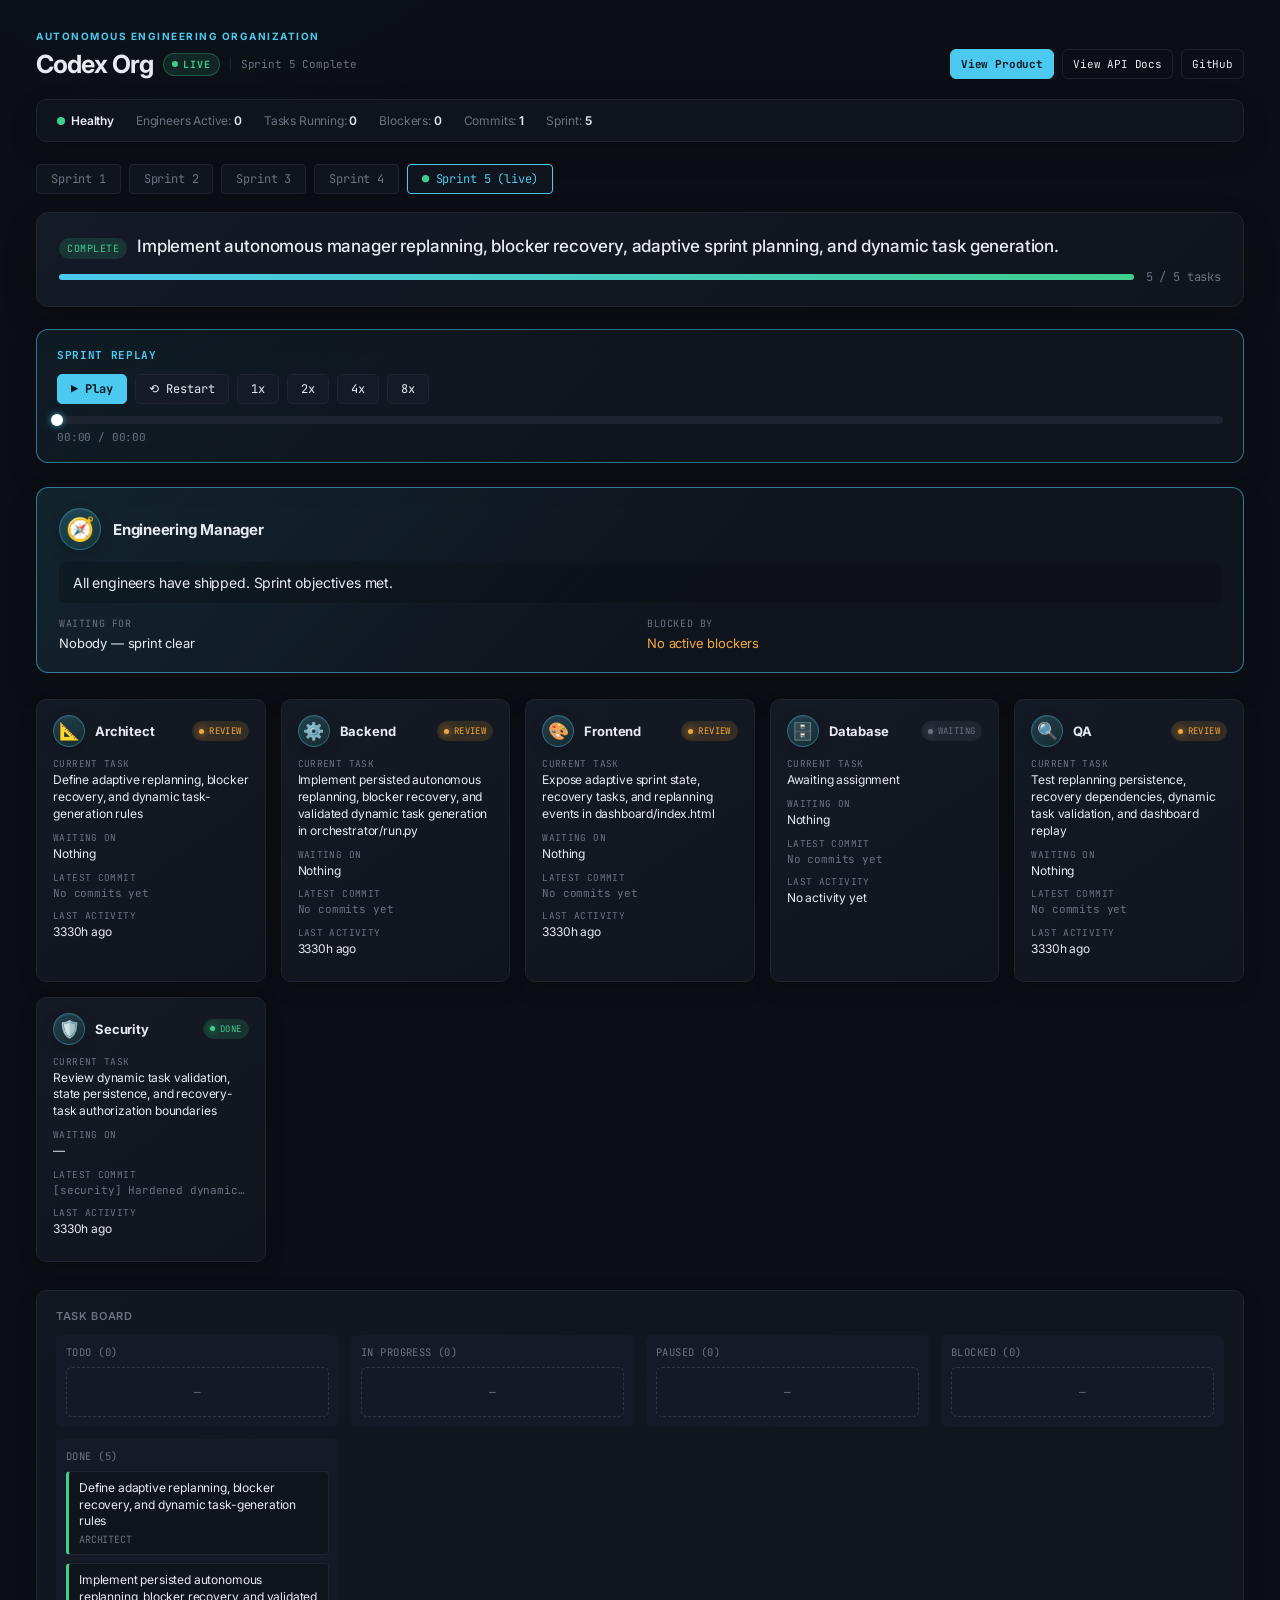
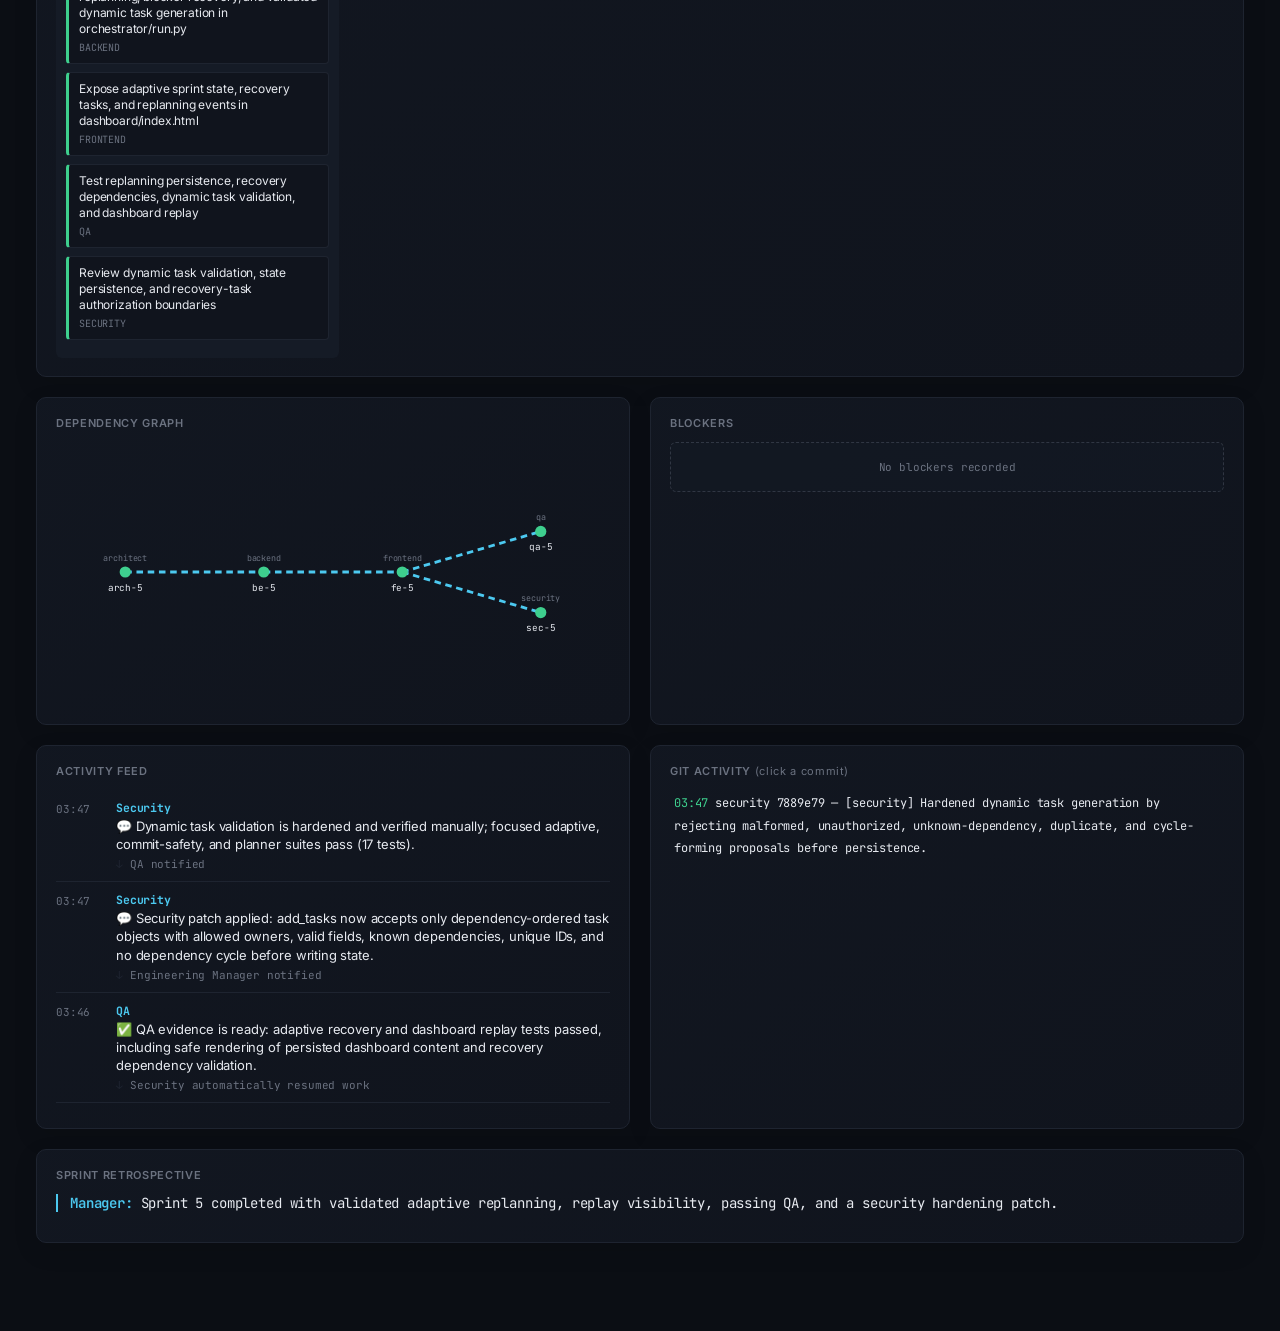
<file: dashboard/index.html>
<!DOCTYPE html>
<html lang="en">
<head>
<meta charset="UTF-8">
<title>Codex Org</title>
<link rel="preconnect" href="https://fonts.googleapis.com">
<link href="https://fonts.googleapis.com/css2?family=Inter:wght@400;500;600;700&family=JetBrains+Mono:wght@400;500;600&display=swap" rel="stylesheet">
<style>
  :root {
    --bg: #0B0E14; --panel: #10141D; --panel-2: #151B26; --line: #1E2430;
    --ink: #E7EAF0; --dim: #6B7280;
    --todo: #4A5264; --active: #4CC9F0; --blocked: #F2A93B; --done: #3ECF8E;
    --mono: 'JetBrains Mono', monospace; --sans: 'Inter', -apple-system, sans-serif;
  }
  * { box-sizing: border-box; }
  body { background: radial-gradient(circle at 15% -10%, rgba(76,201,240,.07), transparent 28rem), var(--bg); color: var(--ink); font-family: var(--sans); margin: 0; padding: 30px 36px 68px; letter-spacing: -.01em; }
  .eyebrow { font-size: 10px; letter-spacing: .15em; text-transform: uppercase; color: var(--active); font-weight: 700; margin: 0 0 7px; }
  h1 { font-size: 25px; letter-spacing: -.035em; margin: 0 0 20px; font-weight: 700; }
  .org-header { display: flex; justify-content: space-between; align-items: flex-end; gap: 20px; margin-bottom: 20px; }
  .org-header .eyebrow, .org-header h1 { margin-bottom: 0; }
  .org-title-row { display: flex; align-items: center; gap: 10px; margin-top: 7px; }
  .brand-title { display: flex; align-items: center; gap: 10px; }
  .live-badge { display: inline-flex; align-items: center; gap: 5px; font-family: var(--mono); font-size: 10px; letter-spacing: .09em; font-weight: 700; color: var(--done); background: rgba(62,207,142,.12); border: 1px solid rgba(62,207,142,.28); border-radius: 999px; padding: 4px 8px; vertical-align: middle; }
  .live-badge::before { content: ''; width: 6px; height: 6px; border-radius: 50%; background: currentColor; box-shadow: 0 0 0 0 rgba(62,207,142,.45); animation: live-pulse 2.2s ease-out infinite; }
  .sprint-context { font-family: var(--mono); font-size: 11px; color: var(--dim); border-left: 1px solid var(--line); padding-left: 10px; }
  .org-nav { display: flex; align-items: center; gap: 8px; flex-wrap: wrap; justify-content: flex-end; }
  .org-nav a { color: var(--ink); text-decoration: none; font-family: var(--mono); font-size: 11px; border: 1px solid var(--line); border-radius: 6px; padding: 7px 10px; transition: transform .16s ease, border-color .16s ease, background .16s ease; }
  .org-nav a:hover { transform: translateY(-1px); border-color: var(--active); background: var(--panel-2); }
  .org-nav .product-link { background: var(--active); color: #05171F; border-color: var(--active); font-weight: 700; }
  @keyframes live-pulse { 70% { box-shadow: 0 0 0 5px rgba(62,207,142,0); } 100% { box-shadow: 0 0 0 0 rgba(62,207,142,0); } }
  @media (prefers-reduced-motion: reduce) { .live-badge::before { animation: none; } }

  .cmd-bar { display: flex; gap: 22px; align-items: center; background: rgba(16,20,29,.9); border: 1px solid var(--line);
             border-radius: 10px; padding: 13px 20px; margin-bottom: 22px; flex-wrap: wrap; box-shadow: 0 10px 30px rgba(0,0,0,.12); }
  .cmd-item { font-size: 12px; color: var(--dim); }
  .cmd-item b { color: var(--ink); font-weight: 600; }
  .health-dot { display: inline-block; width: 8px; height: 8px; border-radius: 50%; margin-right: 6px; }
  .health-dot.healthy { background: var(--done); }
  .health-dot.attention { background: var(--blocked); }

  .tabs { display: flex; gap: 8px; margin-bottom: 18px; flex-wrap: wrap; }
  .tab { font-family: var(--mono); font-size: 12px; padding: 6px 14px; border-radius: 4px; border: 1px solid var(--line); color: var(--dim); cursor: pointer; background: var(--panel); transition: color .18s ease, border-color .18s ease, transform .18s ease, background .18s ease; }
  .tab:hover { border-color: var(--active); color: var(--ink); transform: translateY(-1px); }
  .tab.active { border-color: var(--active); color: var(--active); }
  .tab.live::before { content: '● '; color: var(--done); }

  .header-card { background: linear-gradient(135deg, rgba(21,27,38,.96), var(--panel)); border: 1px solid var(--line); border-radius: 12px; padding: 21px 22px; margin-bottom: 22px; box-shadow: 0 14px 36px rgba(0,0,0,.14); }
  .goal { font-size: 17px; font-weight: 500; margin: 0 0 16px; max-width: 860px; line-height: 1.48; }
  .status-badge { font-family: var(--mono); font-size: 10px; letter-spacing: .05em; text-transform: uppercase; padding: 4px 8px; border-radius: 999px; margin-right: 10px; }
  .status-badge.in_progress { background: rgba(76,201,240,0.15); color: var(--active); }
  .status-badge.complete { background: rgba(62,207,142,0.15); color: var(--done); }
  .status-badge.not_started { background: rgba(107,114,128,0.15); color: var(--dim); }
  .progress-row { display: flex; align-items: center; gap: 12px; }
  .progress-track { flex: 1; height: 6px; background: var(--line); border-radius: 3px; overflow: hidden; }
  .progress-fill { height: 100%; background: linear-gradient(90deg, var(--active), var(--done)); transition: width 0.4s ease; }
  .progress-label { font-family: var(--mono); font-size: 12px; color: var(--dim); white-space: nowrap; }

  .replay-panel { background: linear-gradient(135deg, rgba(76,201,240,.08), var(--panel) 55%); border: 1px solid rgba(76,201,240,.52); border-radius: 12px; padding: 18px 20px; margin-bottom: 24px; box-shadow: 0 14px 34px rgba(0,0,0,.12); }
  .replay-title { font-family: var(--mono); font-size: 11px; text-transform: uppercase; letter-spacing: 0.06em; color: var(--active); margin-bottom: 12px; font-weight: 700; }
  .replay-controls { display: flex; align-items: center; gap: 8px; margin-bottom: 12px; flex-wrap: wrap; }
  .rbtn { font-family: var(--mono); font-size: 12px; background: var(--panel-2); color: var(--ink); border: 1px solid var(--line);
          border-radius: 5px; padding: 6px 13px; cursor: pointer; transition: transform .16s ease, border-color .16s ease, background .16s ease, box-shadow .16s ease; }
  .rbtn:hover { border-color: var(--active); transform: translateY(-1px); box-shadow: 0 4px 12px rgba(0,0,0,.2); }
  .rbtn:active { transform: translateY(0) scale(.97); }
  .rbtn.primary { background: var(--active); color: #05171F; font-weight: 700; border-color: var(--active); }
  .rbtn.speed.on { background: var(--active); color: #05171F; border-color: var(--active); }
  .replay-bar-wrap { position: relative; }
  .replay-track { height: 8px; background: var(--line); border-radius: 4px; cursor: pointer; position: relative; overflow: visible; touch-action: none; }
  .replay-fill { height: 100%; background: linear-gradient(90deg, var(--active), var(--done)); border-radius: 4px; transition: width .12s linear; }
  .replay-knob { position: absolute; top: 50%; width: 12px; height: 12px; border-radius: 50%; background: #fff;
                 transform: translate(-50%, -50%); box-shadow: 0 0 6px rgba(76,201,240,0.8); pointer-events: none; transition: left .12s linear, transform .16s ease, box-shadow .16s ease; }
  .replay-track:hover .replay-knob { transform: translate(-50%, -50%) scale(1.16); box-shadow: 0 0 10px rgba(76,201,240,.95); }
  .replay-markers { position: absolute; inset: 0; pointer-events: none; }
  .replay-marker { position: absolute; top: 50%; width: 7px; height: 7px; border: 1px solid var(--bg); border-radius: 50%; transform: translate(-50%, -50%); box-shadow: 0 0 0 1px rgba(255,255,255,.12); opacity: .8; transition: transform .16s ease, opacity .16s ease, box-shadow .16s ease; }
  .replay-marker.active { opacity: 1; transform: translate(-50%, -50%) scale(1.28); box-shadow: 0 0 8px currentColor; }
  .replay-marker.commit { background: var(--done); color: var(--done); }
  .replay-marker.message { background: var(--active); color: var(--active); }
  .replay-marker.blocker { background: var(--blocked); color: var(--blocked); }
  .replay-marker.replan { background: #B58CFF; color: #B58CFF; }
  .replay-marker.completion { width: 9px; height: 9px; background: var(--ink); color: var(--ink); }
  .replay-time { font-family: var(--mono); font-size: 11px; color: var(--dim); margin-top: 6px; }
  .replay-warning { font-family: var(--mono); font-size: 11px; color: var(--blocked); margin-top: 6px; }
  .replay-tooltip { position: absolute; bottom: 16px; background: var(--panel-2); border: 1px solid var(--line);
                     border-radius: 4px; padding: 5px 9px; font-size: 11px; font-family: var(--mono); white-space: nowrap;
                     transform: translateX(-50%); display: none; z-index: 5; pointer-events: none; }

  .spotlight { background: linear-gradient(135deg, rgba(76,201,240,.12), var(--panel) 58%); border: 1px solid rgba(76,201,240,.55);
               border-radius: 12px; padding: 20px 22px; margin-bottom: 26px; box-shadow: 0 14px 34px rgba(0,0,0,.12); }
  .spotlight-top { display: flex; align-items: center; gap: 12px; margin-bottom: 12px; }
  .spotlight-avatar, .charcard-avatar { display: inline-grid; place-items: center; border-radius: 50%; background: linear-gradient(145deg, rgba(76,201,240,.22), rgba(62,207,142,.1)); border: 1px solid rgba(76,201,240,.35); box-shadow: inset 0 1px rgba(255,255,255,.08), 0 5px 14px rgba(0,0,0,.2); }
  .spotlight-avatar { width: 42px; height: 42px; font-size: 23px; }
  .spotlight-name { font-size: 15px; font-weight: 700; letter-spacing: -.015em; }
  .spotlight-live { font-size: 14px; line-height: 1.5; padding: 10px 14px; background: rgba(0,0,0,0.2); border-radius: 6px; margin-bottom: 14px; }
  .spotlight-grid { display: grid; grid-template-columns: 1fr 1fr; gap: 14px; }
  .spotlight-field .label { font-family: var(--mono); font-size: 10px; text-transform: uppercase; color: var(--dim); letter-spacing: 0.06em; margin-bottom: 4px; }
  .spotlight-field .value { font-size: 13px; line-height: 1.4; }
  .spotlight-field .value.warn { color: var(--blocked); }

  .specialists { display: grid; grid-template-columns: repeat(auto-fit, minmax(218px, 1fr)); gap: 15px; margin-bottom: 28px; }
  .charcard { background: linear-gradient(145deg, rgba(21,27,38,.92), var(--panel)); border: 1px solid var(--line); border-radius: 10px; padding: 15px 16px; box-shadow: 0 8px 20px rgba(0,0,0,.12); transition: border-color .28s ease, box-shadow .28s ease, transform .28s ease, background .28s ease; }
  .charcard:hover { border-color: rgba(76,201,240,.7); box-shadow: 0 8px 22px rgba(0,0,0,.18); transform: translateY(-2px); }
  .charcard.phase-change { animation: cardPhase .42s cubic-bezier(.2,.8,.2,1); }
  .charcard.pulse { border-color: var(--active); box-shadow: 0 0 14px rgba(76,201,240,0.35); }
  .charcard-top { display: flex; align-items: center; gap: 10px; margin-bottom: 10px; }
  .charcard-avatar { width: 32px; height: 32px; font-size: 17px; }
  .charcard-name { font-size: 13px; font-weight: 700; flex: 1; letter-spacing: -.01em; }
  .charcard-status-pill { display: inline-flex; align-items: center; gap: 5px; font-family: var(--mono); font-size: 9px; letter-spacing: .045em; padding: 4px 7px; border-radius: 999px; text-transform: uppercase; transition: color .25s ease, background .25s ease, transform .25s ease; }
  .charcard-status-pill::before { content: ''; width: 5px; height: 5px; border-radius: 50%; background: currentColor; box-shadow: 0 0 7px currentColor; }
  .charcard-status-pill.waiting { background: rgba(107,114,128,0.15); color: var(--dim); }
  .charcard-status-pill.working { background: rgba(76,201,240,0.15); color: var(--active); }
  .charcard-status-pill.review { background: rgba(242,169,59,0.15); color: var(--blocked); }
  .charcard-status-pill.blocked { background: rgba(242,169,59,.18); color: var(--blocked); }
  .charcard-status-pill.done { background: rgba(62,207,142,0.15); color: var(--done); }
  .charcard-row { margin-bottom: 8px; }
  .charcard-row .k { font-family: var(--mono); font-size: 9.5px; text-transform: uppercase; color: var(--dim); letter-spacing: 0.04em; margin-bottom: 2px; }
  .charcard-row .v { font-size: 12px; line-height: 1.4; }
  .charcard-row .v.commit { font-family: var(--mono); font-size: 11px; color: var(--dim); white-space: nowrap; overflow: hidden; text-overflow: ellipsis; }

  .grid { display: grid; grid-template-columns: 1fr 1fr; gap: 20px; margin-bottom: 20px; }
  .grid.full { grid-template-columns: 1fr; }
  .panel { background: linear-gradient(145deg, rgba(18,23,33,.96), var(--panel)); border: 1px solid var(--line); border-radius: 10px; padding: 18px 19px; box-shadow: 0 8px 24px rgba(0,0,0,.1); transition: border-color .2s ease, transform .2s ease, box-shadow .2s ease; }
  .panel:hover { border-color: rgba(107,114,128,.55); }
  .panel h2 { font-size: 11px; text-transform: uppercase; letter-spacing: 0.06em; color: var(--dim); margin: 0 0 12px; font-weight: 600; }

  .board { display: grid; grid-template-columns: repeat(4, 1fr); gap: 12px; }
  .board-col { background: var(--panel-2); border-radius: 6px; padding: 10px; min-height: 60px; }
  .board-col .col-title { font-family: var(--mono); font-size: 10.5px; text-transform: uppercase; color: var(--dim); margin-bottom: 8px; letter-spacing: 0.04em; }
  .task-chip { background: var(--panel); border: 1px solid var(--line); border-left: 3px solid var(--todo); border-radius: 4px;
               padding: 8px 10px; margin-bottom: 8px; font-size: 12px; line-height: 1.35; transition: border-color .3s ease, transform .22s ease, box-shadow .22s ease, opacity .22s ease; }
  .task-chip:hover { transform: translateX(2px); box-shadow: 0 4px 12px rgba(0,0,0,.16); }
  .task-chip.task-move { animation: taskMove .36s cubic-bezier(.2,.85,.25,1); }
  .task-chip.in_progress { border-left-color: var(--active); }
  .task-chip.blocked { border-left-color: var(--blocked); }
  .task-chip.paused { border-left-color: var(--dim); opacity: .72; background: rgba(21,27,38,.72); }
  .task-chip .reassigned-badge { display: inline-block; margin-top: 6px; padding: 2px 5px; border-radius: 999px; background: rgba(76,201,240,.12); color: var(--active); font-family: var(--mono); font-size: 9px; letter-spacing: .03em; }
  .task-chip.done { border-left-color: var(--done); }
  .task-chip .owner { font-family: var(--mono); font-size: 10px; color: var(--dim); text-transform: uppercase; margin-top: 4px; }

  .feed-events { max-height: 320px; overflow-y: auto; }
  .event-card { display: flex; gap: 12px; padding: 10px 0; border-bottom: 1px solid var(--line); animation: slideIn 0.35s ease; }
  .event-card:last-child { border-bottom: none; }
  @keyframes slideIn { from { opacity: 0; transform: translateY(-6px); } to { opacity: 1; transform: translateY(0); } }
  .event-time { font-family: var(--mono); font-size: 11px; color: var(--dim); width: 48px; flex-shrink: 0; padding-top: 2px; }
  .event-body .who { font-family: var(--mono); font-size: 11.5px; font-weight: 700; color: var(--active); margin-bottom: 2px; }
  .event-body .headline { font-size: 13px; line-height: 1.4; }
  .event-body .downstream { font-family: var(--mono); font-size: 11px; color: var(--dim); margin-top: 4px; padding-left: 14px; position: relative; }
  .event-body .downstream::before { content: '↓'; position: absolute; left: 0; color: var(--line); }
  .empty { display: block; color: var(--dim); font-family: var(--mono); font-size: 11px; line-height: 1.5; padding: 16px 10px; text-align: center; border: 1px dashed rgba(107,114,128,.35); border-radius: 6px; background: rgba(21,27,38,.45); }

  .feed { font-family: var(--mono); font-size: 12px; line-height: 1.9; max-height: 240px; overflow-y: auto; }
  .feed .row { color: var(--ink); cursor: pointer; padding: 2px 4px; border-radius: 3px; transition: background .18s ease, transform .18s ease; }
  .feed .row:hover { background: var(--panel-2); transform: translateX(2px); }
  .feed .row.commit-enter { animation: commitEnter .32s ease-out both; }
  .feed .role-tag { color: var(--done); }

  .blocker-item { border-left: 3px solid var(--blocked); background: var(--panel-2); border-radius: 4px; padding: 8px 12px; margin-bottom: 8px; font-size: 12.5px; transition: opacity .22s ease, transform .22s ease, border-color .22s ease; }
  .blocker-item.blocker-enter { animation: blockerEnter .3s ease-out both; }
  .blocker-item.blocker-leave { animation: blockerLeave .22s ease-in both; pointer-events: none; }
  .blocker-item.recovered { border-left-color: var(--done); opacity: .72; }
  .blocker-item .recovered-label { color: var(--done); font-family: var(--mono); font-size: 9px; text-transform: uppercase; margin-left: 6px; }
  .blocker-item .who { font-family: var(--mono); font-size: 10.5px; color: var(--blocked); text-transform: uppercase; margin-bottom: 3px; }

  #depgraph { width: 100%; height: 260px; }
  .node-label { font-family: var(--mono); font-size: 10px; fill: var(--ink); }
  .node-owner { font-family: var(--mono); font-size: 9px; fill: var(--dim); }
  .dep-edge { transition: stroke .4s, stroke-width .4s, opacity .4s; opacity: .72; }
  .dep-edge.glow { stroke: var(--active) !important; stroke-width: 3; stroke-dasharray: 7 5; animation: graphFlow 1.4s linear infinite; opacity: 1; }
  .dep-node { transition: fill .4s, r .3s, filter .3s; }
  .dep-node.wake { r: 9; filter: drop-shadow(0 0 4px var(--active)); animation: nodePulse 1.5s ease-in-out infinite; }

  .retro-line { font-family: var(--mono); font-size: 14px; margin-bottom: 12px; padding-left: 12px; border-left: 2px solid var(--active); }
  .retro-line .speaker { color: var(--active); text-transform: capitalize; font-weight: 600; }

  .completion-card { background: linear-gradient(135deg, rgba(62,207,142,0.1), var(--panel)); border: 1px solid var(--done);
                      border-radius: 8px; padding: 24px; margin-bottom: 22px; display: none; }
  .completion-card.show { display: block; animation: completionIn .48s cubic-bezier(.2,.85,.25,1) both; }
  .completion-title { font-size: 16px; font-weight: 700; color: var(--done); margin-bottom: 16px; }
  .completion-stats { display: grid; grid-template-columns: repeat(auto-fit, minmax(140px, 1fr)); gap: 14px; margin-bottom: 14px; }
  .cstat .label { font-family: var(--mono); font-size: 10px; text-transform: uppercase; color: var(--dim); margin-bottom: 4px; }
  .cstat .value { font-size: 20px; font-weight: 700; }
  .completion-next { font-family: var(--mono); font-size: 12px; color: var(--active); }

  .modal-overlay { position: fixed; inset: 0; background: rgba(0,0,0,0.6); display: none; align-items: center; justify-content: center; z-index: 50; }
  .modal-overlay.show { display: flex; }
  .modal-box { background: var(--panel); border: 1px solid var(--line); border-radius: 8px; padding: 24px; width: 420px; max-width: 90vw; }
  .modal-box h3 { margin: 0 0 16px; font-size: 15px; }
  .modal-row { margin-bottom: 10px; font-size: 12.5px; }
  .modal-row .k { font-family: var(--mono); font-size: 10px; text-transform: uppercase; color: var(--dim); margin-bottom: 2px; }
  .modal-row .v.na { color: var(--dim); font-style: italic; }
  .modal-close { margin-top: 12px; font-family: var(--mono); font-size: 12px; background: var(--panel-2); color: var(--ink);
                 border: 1px solid var(--line); border-radius: 5px; padding: 6px 14px; cursor: pointer; }

  @keyframes cardPhase { from { opacity: .7; transform: translateY(5px) scale(.985); } to { opacity: 1; transform: translateY(0) scale(1); } }
  @keyframes taskMove { from { opacity: .25; transform: translate(-8px, 5px) scale(.97); } to { opacity: 1; transform: translate(0, 0) scale(1); } }
  @keyframes commitEnter { from { opacity: 0; transform: translateY(-5px); } to { opacity: 1; transform: translateY(0); } }
  @keyframes blockerEnter { from { opacity: 0; transform: translateX(-8px); } to { opacity: 1; transform: translateX(0); } }
  @keyframes blockerLeave { from { opacity: 1; transform: translateX(0); } to { opacity: 0; transform: translateX(8px); } }
  @keyframes completionIn { from { opacity: 0; transform: translateY(10px) scale(.985); } to { opacity: 1; transform: translateY(0) scale(1); } }
  @keyframes graphFlow { to { stroke-dashoffset: -24; } }
  @keyframes nodePulse { 50% { filter: drop-shadow(0 0 9px var(--active)); } }
  .skeleton-card { min-height: 170px; border: 1px solid var(--line); border-radius: 10px; background: linear-gradient(110deg, var(--panel) 20%, var(--panel-2) 35%, var(--panel) 50%); background-size: 220% 100%; animation: skeletonShimmer 1.4s ease-in-out infinite; }
  @keyframes skeletonShimmer { to { background-position: -120% 0; } }
  @media (prefers-reduced-motion: reduce) {
    *, *::before, *::after { animation-duration: .01ms !important; animation-iteration-count: 1 !important; transition-duration: .01ms !important; scroll-behavior: auto !important; }
  }
  @media (max-width: 780px) {
    body { padding: 22px 18px 48px; }
    h1 { font-size: 22px; }
    .org-header { align-items: flex-start; flex-direction: column; gap: 14px; }
    .org-nav { justify-content: flex-start; }
    .cmd-bar { gap: 12px 18px; padding: 12px 14px; }
    .grid { grid-template-columns: 1fr; gap: 14px; margin-bottom: 14px; }
    .board { grid-template-columns: repeat(2, minmax(0, 1fr)); }
    .spotlight-grid { grid-template-columns: 1fr; gap: 10px; }
  }

  ::-webkit-scrollbar { width: 6px; }
  ::-webkit-scrollbar-thumb { background: var(--line); border-radius: 3px; }
</style>
</head>
<body>
  <header class="org-header">
    <div>
      <div class="eyebrow">Autonomous Engineering Organization</div>
      <div class="org-title-row"><h1 class="brand-title">Codex Org <span class="live-badge">LIVE</span></h1><span class="sprint-context" id="sprint-context">Sprint —</span></div>
    </div>
    <nav class="org-nav" aria-label="Organization navigation">
      <a class="product-link" href="../static/">View Product</a>
      <a href="https://github.com/KingoSolo/codex-swarm/blob/main/README.md#api" target="_blank" rel="noreferrer">View API Docs</a>
      <a href="https://github.com/KingoSolo/codex-swarm" target="_blank" rel="noreferrer">GitHub</a>
    </nav>
  </header>

  <div class="cmd-bar" id="cmd-bar"></div>

  <div class="tabs" id="tabs"></div>

  <div class="header-card">
    <div style="margin-bottom:10px;"><span class="status-badge" id="status-badge"></span><span id="goal-text" class="goal" style="display:inline; margin:0;"></span></div>
    <div class="progress-row">
      <div class="progress-track"><div class="progress-fill" id="progress-fill" style="width:0%"></div></div>
      <div class="progress-label" id="progress-label">0 / 0 tasks</div>
    </div>
  </div>

  <div class="replay-panel">
    <div class="replay-title">Sprint Replay</div>
    <div class="replay-controls">
      <button class="rbtn primary" id="btn-playpause">▶ Play</button>
      <button class="rbtn" id="btn-restart">⟲ Restart</button>
      <button class="rbtn speed" id="btn-1x" data-speed="1">1x</button>
      <button class="rbtn speed" id="btn-2x" data-speed="2">2x</button>
      <button class="rbtn speed" id="btn-4x" data-speed="4">4x</button>
      <button class="rbtn speed" id="btn-8x" data-speed="8">8x</button>
    </div>
    <div class="replay-bar-wrap">
      <div class="replay-track" id="replay-track">
        <div class="replay-fill" id="replay-fill" style="width:0%"></div>
        <div class="replay-markers" id="replay-markers" aria-hidden="true"></div>
        <div class="replay-knob" id="replay-knob" style="left:0%"></div>
      </div>
      <div class="replay-tooltip" id="replay-tooltip"></div>
    </div>
    <div class="replay-time" id="replay-time">00:00 / 00:00</div>
    <div class="replay-warning" id="replay-warning" role="status" style="display:none;"></div>
  </div>

  <div class="completion-card" id="completion-card">
    <div class="completion-title">✓ Sprint Complete</div>
    <div class="completion-stats" id="completion-stats"></div>
    <div class="completion-next">Ready for Next Sprint</div>
  </div>

  <div class="spotlight">
    <div class="spotlight-top"><span class="spotlight-avatar">🧭</span><span class="spotlight-name">Engineering Manager</span></div>
    <div class="spotlight-live" id="mgr-live">Awaiting sprint activity.</div>
    <div class="spotlight-grid">
      <div class="spotlight-field"><div class="label">Waiting For</div><div class="value" id="mgr-waiting">Nobody — sprint clear</div></div>
      <div class="spotlight-field"><div class="label">Blocked By</div><div class="value warn" id="mgr-blocked">—</div></div>
    </div>
  </div>

  <div class="specialists" id="specialists" aria-busy="true">
    <div class="skeleton-card"></div><div class="skeleton-card"></div><div class="skeleton-card"></div>
    <div class="skeleton-card"></div><div class="skeleton-card"></div><div class="skeleton-card"></div>
  </div>

  <div class="grid">
    <div class="panel" style="grid-column: 1 / -1;">
      <h2>Task Board</h2>
      <div class="board" id="board"></div>
    </div>
  </div>

  <div class="grid">
    <div class="panel">
      <h2>Dependency Graph</h2>
      <svg id="depgraph"></svg>
    </div>
    <div class="panel">
      <h2>Blockers</h2>
      <div id="blockers"></div>
    </div>
  </div>

  <div class="grid">
    <div class="panel">
      <h2>Activity Feed</h2>
      <div class="feed-events" id="messages"></div>
    </div>
    <div class="panel">
      <h2>Git Activity <span style="color:var(--dim); font-weight:400; text-transform:none;">(click a commit)</span></h2>
      <div class="feed" id="commits"></div>
    </div>
  </div>

  <div class="grid full">
    <div class="panel" id="retro-panel" style="display:none;">
      <h2>Sprint Retrospective</h2>
      <div id="retro-body"></div>
    </div>
  </div>

  <div class="modal-overlay" id="modal-overlay">
    <div class="modal-box">
      <h3>Commit Detail</h3>
      <div id="modal-body"></div>
      <button class="modal-close" id="modal-close">Close</button>
    </div>
  </div>

<script>
const ROLES = ["architect","backend","frontend","database","qa","security"];
const ROLE_LABEL = {manager:"Engineering Manager", architect:"Architect", backend:"Backend",
  frontend:"Frontend", database:"Database", qa:"QA", security:"Security"};
const ROLE_AVATAR = {manager:"🧭", architect:"📐", backend:"⚙️", frontend:"🎨", database:"🗄️", qa:"🔍", security:"🛡️"};
const BASE_REPLAY_SECONDS = 45;

let liveState = null;
let activeTabIndex = null;
let pollTimer = null;

let replay = null;
let replayClockHandle = null;
let renderedEngineerPhases = {};
let renderedTaskStatuses = new Map();
let seenCommitKeys = new Set();
let seenBlockerKeys = new Set();

function combinedSprints(state) {
  const archived = (state.sprint_history || []).map(s => ({...s, live: false}));
  const allCommits = state._commits || [];
  const currentCommits = allCommits.filter(c => c.sprint === state.sprint.number);
  const current = { number: state.sprint.number, goal: state.sprint.goal,
                     tasks: state.tasks, messages: state.messages,
                     blockers: (state.blockers || []).filter(b => b.sprint === state.sprint.number),
                     task_events: (state.task_events || []).filter(e => e.sprint === state.sprint.number),
                     replanning_events: (state.replanning_events || []).filter(e => e.sprint === state.sprint.number),
                     reassignment_history: (state.reassignment_history || []).filter(e => e.sprint === state.sprint.number),
                     dependency_changes: (state.dependency_changes || []).filter(e => e.sprint === state.sprint.number),
                     // Untagged logs are legacy data; retain them only for the live view.
                     commits: currentCommits.length ? currentCommits : allCommits,
                     retrospective: state.retrospective, started_at: state.sprint.started_at,
                     completed_at: state.sprint.completed_at,
                     commitHistoryError: state._commitHistoryError || null, live: true };
  return [...archived, current];
}

function currentTabIndex(state) {
  const sprints = combinedSprints(state);
  return activeTabIndex === null ? sprints.length - 1 : activeTabIndex;
}

function fmtClock(sec) {
  const m = Math.floor(sec / 60), s = Math.floor(sec % 60);
  return `${String(m).padStart(2,'0')}:${String(s).padStart(2,'0')}`;
}
function fmtTime(ts) {
  if (!ts) return '--:--';
  return new Date(ts * 1000).toTimeString().slice(0,5);
}
function relativeTime(eventTime, referenceTime) {
  if (!eventTime) return 'No activity yet';
  const diff = Math.max(0, referenceTime - eventTime);
  if (diff < 60) return `${Math.round(diff)}s ago`;
  if (diff < 3600) return `${Math.round(diff/60)}m ago`;
  return `${Math.round(diff/3600)}h ago`;
}
function classifyEvent(content) {
  if (/block|vulnerab|regression|issue|risk|timing|fail|enumerat/i.test(content)) return { icon: '⚠️', downstreamVerb: 'notified' };
  if (/ready|complete|done|finished|passed|shipped/i.test(content)) return { icon: '✅', downstreamVerb: 'automatically resumed work' };
  return { icon: '💬', downstreamVerb: 'notified' };
}
function escapeHtml(value) {
  return String(value ?? '').replace(/[&<>"']/g, char => ({ '&': '&amp;', '<': '&lt;', '>': '&gt;', '"': '&quot;', "'": '&#39;' })[char]);
}
function safeTaskStatus(status) {
  return ['todo', 'in_progress', 'blocked', 'paused', 'done'].includes(status) ? status : 'todo';
}
function safeSprintStatus(status) {
  return ['not_started', 'in_progress', 'complete'].includes(status) ? status : 'not_started';
}

function renderTabs(state) {
  const sprints = combinedSprints(state);
  const tabsEl = document.getElementById('tabs');
  tabsEl.innerHTML = sprints.map((s, i) => {
    const isActive = currentTabIndex(state) === i;
    return `<div class="tab ${isActive ? 'active' : ''} ${s.live ? 'live' : ''}" data-idx="${i}">Sprint ${escapeHtml(s.number)}${s.live ? ' (live)' : ''}</div>`;
  }).join('');
  [...tabsEl.children].forEach(el => {
    el.addEventListener('click', () => {
      activeTabIndex = sprints[parseInt(el.dataset.idx)].live ? null : parseInt(el.dataset.idx);
      renderStaticFrame(state);
    });
  });
}

function computeLayers(tasks) {
  const byId = Object.fromEntries(tasks.map(t => [t.id, t]));
  const layer = {};
  function depth(id, seen) {
    if (layer[id] !== undefined) return layer[id];
    if (seen.has(id)) return 0;
    seen.add(id);
    const t = byId[id];
    const deps = (t.depends_on || []).filter(d => byId[d]);
    const d = deps.length ? Math.max(...deps.map(dep => depth(dep, seen))) + 1 : 0;
    layer[id] = d;
    return d;
  }
  tasks.forEach(t => depth(t.id, new Set()));
  return layer;
}

function renderDepGraph(tasks, statusOverride) {
  const svg = document.getElementById('depgraph');
  if (!tasks.length) {
    svg.setAttribute('viewBox', '0 0 500 260');
    svg.innerHTML = '<text x="250" y="130" text-anchor="middle" class="node-owner">Dependency graph will appear when sprint tasks are planned.</text>';
    return;
  }
  const layer = computeLayers(tasks);
  const maxLayer = Math.max(...Object.values(layer), 0);
  const byLayer = {};
  tasks.forEach(t => { (byLayer[layer[t.id]] ||= []).push(t); });
  const width = svg.parentElement.clientWidth || 500;
  const height = 260;
  const colW = width / (maxLayer + 1);
  const positions = {};
  Object.keys(byLayer).forEach(l => {
    const col = byLayer[l];
    const rowH = height / (col.length + 1);
    col.forEach((t, i) => { positions[t.id] = { x: (+l + 0.5) * colW, y: (i + 1) * rowH }; });
  });
  const statusColor = { done: 'var(--done)', in_progress: 'var(--active)', blocked: 'var(--blocked)', todo: 'var(--todo)' };
  let edges = '';
  tasks.forEach(t => {
    const tStatus = safeTaskStatus((statusOverride && statusOverride[t.id]) || t.status);
    (t.depends_on || []).forEach(dep => {
      if (!positions[dep]) return;
      const a = positions[dep], b = positions[t.id];
      const glow = tStatus !== 'todo' ? 'glow' : '';
      edges += `<line class="dep-edge ${glow}" x1="${a.x}" y1="${a.y}" x2="${b.x}" y2="${b.y}" stroke="var(--line)" stroke-width="1.5"/>`;
    });
  });
  let nodes = '';
  tasks.forEach(t => {
    const p = positions[t.id];
    const tStatus = safeTaskStatus((statusOverride && statusOverride[t.id]) || t.status);
    const color = statusColor[tStatus] || statusColor.todo;
    const wake = tStatus === 'in_progress' ? 'wake' : '';
    nodes += `<circle class="dep-node ${wake}" cx="${p.x}" cy="${p.y}" r="6" fill="${color}"/>
      <text x="${p.x}" y="${p.y - 12}" text-anchor="middle" class="node-owner">${escapeHtml(t.owner)}</text>
      <text x="${p.x}" y="${p.y + 20}" text-anchor="middle" class="node-label">${escapeHtml(t.id)}</text>`;
  });
  svg.setAttribute('viewBox', `0 0 ${width} ${height}`);
  svg.innerHTML = edges + nodes;
}

function replaySecond(value) {
  const timestamp = Number(value);
  if (!Number.isFinite(timestamp)) return 0;
  return Math.floor(timestamp > 1e11 ? timestamp / 1000 : timestamp);
}

function replayEventPriority(event) {
  if (event.type === 'task') {
    return { todo: 0, in_progress: 1, blocked: 2, done: 3 }[event.data.status] ?? 0;
  }
  return { message: 4, replan: 5, blocker: 6, commit: 7 }[event.type] ?? 8;
}

function replayEventKey(event) {
  if (event.type === 'task') return `${event.data.task_id}|${event.data.status}`;
  if (event.type === 'commit') return `${event.data.hash || ''}|${event.data.role || ''}|${event.data.message || ''}`;
  if (event.type === 'message') return `${event.data.from || ''}|${event.data.to || ''}|${event.data.content || ''}`;
  if (event.type === 'replan') return `${event.data.action || ''}|${event.data.task_id || ''}|${event.data.text || ''}`;
  return `${event.data.role || ''}|${event.data.text || ''}`;
}

function buildTimeline(view) {
  const events = [];
  const add = (type, time, data) => events.push({ type, time, data, sequence: events.length });
  (view.messages || []).forEach(m => { if (m.time) add('message', m.time, m); });
  (view.commits || []).forEach(c => { if (c.time) add('commit', c.time, c); });
  (view.task_events || []).forEach(e => { if (e.time) add('task', e.time, e); });
  (view.replanning_events || []).forEach(e => { if (e.time) add('replan', e.time, e); });
  // Older snapshots predate task_events. Derive deterministic transitions from
  // their recorded agent activity so they still replay as Todo → In Progress → Done.
  (view.tasks || []).forEach(task => {
    const recorded = (view.task_events || []).filter(e => e.task_id === task.id);
    if (recorded.length) return;
    const ownerEvents = events.filter(e => (e.type === 'message' ? e.data.from : e.data.role) === task.owner);
    if (!ownerEvents.length) return;
    const first = Math.min(...ownerEvents.map(e => e.time));
    const last = Math.max(...ownerEvents.map(e => e.time));
    add('task', first - 0.001, { task_id: task.id, status: 'in_progress', synthetic: true });
    add('task', last, { task_id: task.id, status: task.status, synthetic: true });
  });
  (view.blockers || []).forEach(b => {
    const roleEvents = events.filter(e => (e.type === 'message' ? e.data.from : e.data.role) === b.role);
    const anchorTime = roleEvents.length ? Math.max(...roleEvents.map(e => e.time)) : (events.length ? events[events.length-1].time : 0);
    add('blocker', b.time || anchorTime + 0.01, b);
  });
  events.forEach(event => { event.replaySecond = replaySecond(event.time); });
  events.sort((a, b) =>
    a.replaySecond - b.replaySecond ||
    replayEventPriority(a) - replayEventPriority(b) ||
    replayEventKey(a).localeCompare(replayEventKey(b)) ||
    a.sequence - b.sequence
  );
  const firstTime = events[0]?.replaySecond;
  const lastTime = events[events.length - 1]?.replaySecond;
  const span = lastTime - firstTime;
  return events.map((event, index) => ({
    ...event,
    order: index,
    // Preserve the recorded event spacing while fitting a sprint into the fixed replay duration.
    replayAt: span > 0 ? ((event.replaySecond - firstTime) / span) * BASE_REPLAY_SECONDS
                        : (index / Math.max(1, events.length - 1)) * BASE_REPLAY_SECONDS,
  }));
}

function deriveStateAt(view, timeline, visibleCount) {
  const visible = timeline.slice(0, visibleCount);
  const roleFirstEvent = {}, roleLastEvent = {};
  visible.forEach(e => {
    const role = e.type === 'message' ? e.data.from : (e.type === 'replan' ? e.data.by : e.data.role);
    if (!role) return;
    if (roleFirstEvent[role] === undefined) roleFirstEvent[role] = e.time;
    roleLastEvent[role] = e.time;
  });
  const taskStatus = Object.fromEntries(view.tasks.map(t => [t.id, 'todo']));
  const visibleTaskEvents = visible.filter(e => e.type === 'task').map(e => e.data);
  if (timeline.some(e => e.type === 'task')) {
    visibleTaskEvents.forEach(e => { if (taskStatus[e.task_id] !== undefined) taskStatus[e.task_id] = e.status; });
  } else {
    // Legacy snapshots have no task transitions; retain the previous best-effort display.
    view.tasks.forEach(t => {
      if (roleLastEvent[t.owner] !== undefined) taskStatus[t.id] = t.status;
    });
  }
  const visibleBlockers = visible.filter(e => e.type === 'blocker').map(e => e.data);
  const visibleReplans = visible.filter(e => e.type === 'replan').map(e => e.data);
  const visibleMessages = visible.filter(e => e.type === 'message').map(e => e.data);
  const visibleCommits = visible.filter(e => e.type === 'commit').map(e => e.data);
  const tasksById = Object.fromEntries(view.tasks.map(task => [task.id, task]));
  const roleTaskEvents = {};
  visible.filter(event => event.type === 'task').forEach(event => {
    const role = event.data.owner || tasksById[event.data.task_id]?.owner;
    if (role) (roleTaskEvents[role] ||= []).push(event);
  });
  const engineerPhase = {};
  ROLES.forEach(role => {
    const lastTaskEvent = roleTaskEvents[role]?.at(-1);
    if (!lastTaskEvent || ['todo', 'paused'].includes(lastTaskEvent.data.status)) {
      engineerPhase[role] = 'waiting';
    } else if (lastTaskEvent.data.status === 'in_progress') {
      engineerPhase[role] = 'working';
    } else if (lastTaskEvent.data.status === 'blocked') {
      engineerPhase[role] = 'blocked';
    } else {
      const hasCommitAfterTask = visible.some(event => event.type === 'commit' && event.data.role === role && event.order > lastTaskEvent.order);
      engineerPhase[role] = hasCommitAfterTask ? 'done' : 'review';
    }
  });
  return { taskStatus, roleFirstEvent, roleLastEvent, roleTaskEvents, engineerPhase, visibleBlockers, visibleReplans, visibleMessages, visibleCommits, visibleTaskEvents, refTime: visible.length ? visible[visible.length-1].time : (timeline[0] ? timeline[0].time : 0) };
}

function generateManagerSummary(view, derived) {
  const { visibleBlockers, visibleMessages, taskStatus } = derived;
  if (visibleBlockers.length) {
    const b = visibleBlockers[visibleBlockers.length - 1];
    return `${ROLE_LABEL[b.role]} flagged an issue: ${b.text}`;
  }
  const doneTasks = view.tasks.filter(t => taskStatus[t.id] === 'done');
  const lastMsg = visibleMessages.length ? visibleMessages[visibleMessages.length - 1] : null;
  if (lastMsg) {
    const cls = classifyEvent(lastMsg.content);
    if (cls.icon === '✅') {
      const unlocked = view.tasks.find(t => (t.depends_on || []).some(d => view.tasks.find(dt => dt.id === d)?.owner === lastMsg.from) && taskStatus[t.id] === 'in_progress');
      if (unlocked) return `${ROLE_LABEL[lastMsg.from]} completed. ${ROLE_LABEL[unlocked.owner]} has been unblocked.`;
      return `${ROLE_LABEL[lastMsg.from]} completed their work.`;
    }
  }
  if (view.tasks.length && doneTasks.length === view.tasks.length) return 'All engineers have shipped. Sprint objectives met.';
  if (!view.tasks.length) return 'Awaiting sprint kickoff.';
  return 'Monitoring active work — no issues reported.';
}

function renderStaticFrame(state) {
  if (replay && replay.sprintIdx === currentTabIndex(state) && (replay.playing || replay.elapsed > 0)) {
    renderReplayFrame();
    return;
  }
  const sprints = combinedSprints(state);
  const view = sprints[currentTabIndex(state)];
  const commits = view.commits || [];
  const derived = deriveStateAt(view, buildTimeline(view), Infinity);
  paintFrame(state, view, derived, commits, false);
}

function paintFrame(state, view, derived, commits, isReplayFrame) {
  renderTabs(state);
  renderCmdBar(state, view, derived, commits);
  renderReplayWarning(view);

  document.getElementById('goal-text').textContent = view.goal;
  const badge = document.getElementById('status-badge');
  const st = safeSprintStatus(view.live ? state.sprint.status : 'complete');
  badge.textContent = st.replace('_', ' ');
  badge.className = 'status-badge ' + st;
  document.getElementById('sprint-context').textContent = `Sprint ${view.number} ${st === 'complete' ? 'Complete' : st.replace('_', ' ')}`;

  const total = view.tasks.length;
  const doneCount = view.tasks.filter(t => derived.taskStatus[t.id] === 'done').length;
  document.getElementById('progress-fill').style.width = total ? `${(doneCount/total*100).toFixed(0)}%` : '0%';
  document.getElementById('progress-label').textContent = `${doneCount} / ${total} tasks`;

  renderSpotlight(view, derived);
  renderCharCards(view, derived, commits, isReplayFrame);

  const cols = ['todo', 'in_progress', 'paused', 'blocked', 'done'];
  const colTitle = { todo: 'Todo', in_progress: 'In Progress', paused: 'Paused', blocked: 'Blocked', done: 'Done' };
  document.getElementById('board').innerHTML = cols.map(c => {
    const items = view.tasks.filter(t => derived.taskStatus[t.id] === c);
    return `<div class="board-col"><div class="col-title">${colTitle[c]} (${items.length})</div>
      ${items.map(t => {
        const status = safeTaskStatus(derived.taskStatus[t.id]);
        const key = `${view.number}:${t.id}`;
        const moved = renderedTaskStatuses.has(key) && renderedTaskStatuses.get(key) !== status;
        renderedTaskStatuses.set(key, status);
        const reassignment = (view.reassignment_history || []).filter(entry => entry.task_id === t.id).at(-1);
        const reassigned = reassignment ? `<div class="reassigned-badge">reassigned ${escapeHtml(reassignment.from)} → ${escapeHtml(reassignment.to)}</div>` : '';
        return `<div class="task-chip ${status}${moved ? ' task-move' : ''}">${escapeHtml(t.title)}<div class="owner">${escapeHtml(t.owner)}</div>${reassigned}</div>`;
      }).join('') || '<span class="empty" style="font-size:11px;">—</span>'}
    </div>`;
  }).join('');

  renderDepGraph(view.tasks, derived.taskStatus);

  const shownBlockers = isReplayFrame ? derived.visibleBlockers : (view.blockers || []);
  renderBlockerFeed(view.number, shownBlockers);

  const shownMessages = isReplayFrame ? derived.visibleMessages : view.messages;
  const shownReplans = isReplayFrame ? derived.visibleReplans : (view.replanning_events || []);
  renderEventFeed(shownMessages, shownReplans);

  const shownCommits = isReplayFrame ? derived.visibleCommits : commits;
  renderCommitFeed(shownCommits, view.commitHistoryError);

  const retroPanel = document.getElementById('retro-panel');
  if (view.retrospective && (!isReplayFrame || doneCount === total)) {
    retroPanel.style.display = 'block';
    const lines = Array.isArray(view.retrospective) ? view.retrospective : [{speaker: 'manager', line: view.retrospective}];
    document.getElementById('retro-body').innerHTML = lines.map(l =>
      `<div class="retro-line"><span class="speaker">${escapeHtml(l.speaker)}:</span> ${escapeHtml(l.line)}</div>`).join('');
  } else {
    retroPanel.style.display = 'none';
  }
}

function renderBlockerFeed(sprintNumber, blockers) {
  const container = document.getElementById('blockers');
  const desired = new Map(blockers.map(blocker => [
    `${sprintNumber}:${blocker.role}:${blocker.time || ''}:${blocker.text}`, blocker,
  ]));
  if (desired.size) container.querySelector('.empty')?.remove();
  const existing = new Map([...container.querySelectorAll('.blocker-item')].map(element => [element.dataset.key, element]));

  for (const [key, element] of existing) {
    if (desired.has(key)) continue;
    if (!element.classList.contains('blocker-leave')) {
      element.classList.add('blocker-leave');
      element.addEventListener('animationend', () => {
        element.remove();
        if (!container.querySelector('.blocker-item')) container.innerHTML = '<span class="empty">No blockers recorded</span>';
      }, { once: true });
    }
  }

  for (const [key, blocker] of desired) {
    let element = existing.get(key);
    if (!element) {
      const who = document.createElement('div');
      who.className = 'who';
      who.textContent = blocker.role;
      element = document.createElement('div');
      element.className = 'blocker-item';
      element.dataset.key = key;
      element.append(who, document.createTextNode(blocker.text));
      if (!seenBlockerKeys.has(key)) element.classList.add('blocker-enter');
      seenBlockerKeys.add(key);
    }
    element.classList.toggle('recovered', Boolean(blocker.recovered));
    const existingLabel = element.querySelector('.recovered-label');
    if (blocker.recovered && !existingLabel) {
      const label = document.createElement('span');
      label.className = 'recovered-label';
      label.textContent = 'Recovered';
      element.querySelector('.who').append(label);
    } else if (!blocker.recovered && existingLabel) {
      existingLabel.remove();
    }
    element.classList.remove('blocker-leave');
    container.append(element);
  }
  if (!desired.size && !existing.size) container.innerHTML = '<span class="empty">No blockers recorded</span>';
}

function renderCmdBar(state, view, derived, commits) {
  const activeEngineers = ROLES.filter(r => derived.taskStatus[Object.values(view.tasks).find(t=>t.owner===r)?.id] === 'in_progress').length;
  const runningTasks = view.tasks.filter(t => derived.taskStatus[t.id] === 'in_progress').length;
  const blockedCount = view.tasks.filter(t => derived.taskStatus[t.id] === 'blocked').length;
  const commitCount = commits.length;
  const healthy = blockedCount === 0;
  document.getElementById('cmd-bar').innerHTML = `
    <div class="cmd-item"><span class="health-dot ${healthy ? 'healthy' : 'attention'}"></span><b>${healthy ? 'Healthy' : 'Needs Attention'}</b></div>
    <div class="cmd-item">Engineers Active: <b>${activeEngineers}</b></div>
    <div class="cmd-item">Tasks Running: <b>${runningTasks}</b></div>
    <div class="cmd-item">Blockers: <b>${blockedCount}</b></div>
    <div class="cmd-item">Commits: <b>${commitCount}</b></div>
    <div class="cmd-item">Sprint: <b>${escapeHtml(view.number)}</b></div>
  `;
}

function renderSpotlight(view, derived) {
  document.getElementById('mgr-live').textContent = generateManagerSummary(view, derived);
  const blockedTask = view.tasks.find(t => derived.taskStatus[t.id] === 'blocked');
  document.getElementById('mgr-waiting').textContent = blockedTask ? `${ROLE_LABEL[blockedTask.owner]} — ${blockedTask.title}` : 'Nobody — sprint clear';
  const lastBlocker = derived.visibleBlockers.length ? derived.visibleBlockers[derived.visibleBlockers.length-1] : null;
  document.getElementById('mgr-blocked').textContent = lastBlocker ? lastBlocker.text : 'No active blockers';
}

function renderCharCards(view, derived, commits, isReplayFrame) {
  const container = document.getElementById('specialists');
  container.setAttribute('aria-busy', 'false');
  const refTime = isReplayFrame ? derived.refTime : (Date.now()/1000);
  container.innerHTML = ROLES.map(role => {
    const roleTasks = view.tasks.filter(t => t.owner === role);
    const activeTask = roleTasks.find(t => ['in_progress', 'blocked'].includes(derived.taskStatus[t.id]));
    const lastTaskEvent = derived.roleTaskEvents[role]?.at(-1);
    const replayTask = lastTaskEvent ? roleTasks.find(t => t.id === lastTaskEvent.data.task_id) : null;
    const task = activeTask || replayTask || roleTasks.find(t => derived.taskStatus[t.id] !== 'done') || roleTasks.at(-1);
    const taskStatus = safeTaskStatus(task ? derived.taskStatus[task.id] : 'todo');
    const phase = derived.engineerPhase[role] || 'waiting';
    const waitingOn = (() => {
      if (!task) return 'Nothing';
      const blocker = derived.visibleBlockers.find(b => b.role === role);
      if (taskStatus === 'blocked' && blocker) return blocker.text;
      const unmetDeps = (task.depends_on || []).filter(d => derived.taskStatus[d] && derived.taskStatus[d] !== 'done');
      if (unmetDeps.length) {
        const depTask = view.tasks.find(t => t.id === unmetDeps[0]);
        return depTask ? `${ROLE_LABEL[depTask.owner]} — ${depTask.title}` : 'Dependencies';
      }
      return phase === 'done' ? '—' : 'Nothing';
    })();
    const roleCommits = (isReplayFrame ? derived.visibleCommits : commits).filter(c => c.role === role);
    const latestCommit = roleCommits.length ? roleCommits[0] : null;
    const lastEventTime = derived.roleLastEvent[role];
    const phaseChanged = renderedEngineerPhases[role] && renderedEngineerPhases[role] !== phase;
    renderedEngineerPhases[role] = phase;
    return `<div class="charcard${phaseChanged ? ' phase-change' : ''}" data-role="${role}">
      <div class="charcard-top"><span class="charcard-avatar">${ROLE_AVATAR[role]}</span><span class="charcard-name">${ROLE_LABEL[role]}</span>
        <span class="charcard-status-pill ${phase}">${phase}</span></div>
      <div class="charcard-row"><div class="k">Current Task</div><div class="v">${escapeHtml(task ? task.title : 'Awaiting assignment')}</div></div>
      <div class="charcard-row"><div class="k">Waiting On</div><div class="v">${escapeHtml(waitingOn)}</div></div>
      <div class="charcard-row"><div class="k">Latest Commit</div><div class="v commit">${escapeHtml(latestCommit ? latestCommit.message : 'No commits yet')}</div></div>
      <div class="charcard-row"><div class="k">Last Activity</div><div class="v">${relativeTime(lastEventTime, refTime)}</div></div>
    </div>`;
  }).join('');
}

function renderEventFeed(messages, replanningEvents = []) {
  const el = document.getElementById('messages');
  const feed = [...messages, ...replanningEvents.map(event => ({
    from: event.by || 'manager', to: 'organization', content: event.text, time: event.time, replanning: true,
  }))].sort((a, b) => a.time - b.time);
  if (!feed.length) { el.innerHTML = '<span class="empty">No activity yet — sprint hasn\'t started.</span>'; return; }
  el.innerHTML = feed.slice(-20).reverse().map(m => {
    const cls = classifyEvent(m.content);
    return `<div class="event-card">
      <div class="event-time">${fmtTime(m.time)}</div>
      <div class="event-body"><div class="who">${escapeHtml(ROLE_LABEL[m.from] || m.from)}</div>
        <div class="headline">${cls.icon} ${escapeHtml(m.content)}</div>
        <div class="downstream">${m.replanning ? 'Adaptive sprint decision recorded' : `${escapeHtml(ROLE_LABEL[m.to] || m.to)} ${cls.downstreamVerb}`}</div></div>
    </div>`;
  }).join('');
}

function renderCommitFeed(commits, commitHistoryError = null) {
  const el = document.getElementById('commits');
  el.innerHTML = commitHistoryError
    ? `<span class="empty">Commit history unavailable — ${escapeHtml(commitHistoryError)}. Git Activity and commit replay data cannot be displayed.</span>`
    : commits.length ? commits.map((c,i) =>
    (() => {
      const key = c.hash || `${c.role}:${c.time}:${c.message}`;
      const isNew = !seenCommitKeys.has(key);
      seenCommitKeys.add(key);
      return `<div class="row${isNew ? ' commit-enter' : ''}" data-idx="${i}"><span class="role-tag">${fmtTime(c.time)}</span> ${escapeHtml(c.role)} ${escapeHtml(c.hash)} — ${escapeHtml(c.message)}</div>`;
    })()
  ).join('') : '<span class="empty">No commits yet</span>';
  [...el.querySelectorAll('.row')].forEach(row => {
    row.addEventListener('click', () => showCommitModal(commits[parseInt(row.dataset.idx)]));
  });
}

function renderReplayWarning(view) {
  const warning = document.getElementById('replay-warning');
  if (view.commitHistoryError) {
    warning.textContent = `Commit history unavailable: ${view.commitHistoryError}. Replay continues without commit events.`;
    warning.style.display = 'block';
  } else {
    warning.textContent = '';
    warning.style.display = 'none';
  }
}

function modalList(values, format = value => escapeHtml(value)) {
  if (!Array.isArray(values) || !values.length) return '<span class="v na">None recorded</span>';
  return values.map(value => `<div class="v">${format(value)}</div>`).join('');
}

function showCommitModal(commit) {
  const modalBody = document.getElementById('modal-body');
  const summary = commit.summary || commit.message;
  modalBody.innerHTML = `
    <div class="modal-row"><div class="k">Role</div><div class="v">${escapeHtml(commit.role)}</div></div>
    <div class="modal-row"><div class="k">Hash</div><div class="v">${escapeHtml(commit.hash)}</div></div>
    <div class="modal-row"><div class="k">Time</div><div class="v">${fmtTime(commit.time)}</div></div>
    <div class="modal-row"><div class="k">Summary</div><div class="v">${escapeHtml(summary)}</div></div>
    <div class="modal-row"><div class="k">Files Changed</div>${modalList(commit.files_changed)}</div>
    <div class="modal-row"><div class="k">Decisions</div>${modalList(commit.decisions)}</div>
    <div class="modal-row"><div class="k">Blockers</div>${modalList(commit.blockers)}</div>
    <div class="modal-row"><div class="k">New Tasks</div>${modalList(commit.new_tasks, task => `${escapeHtml(task.id)} — ${escapeHtml(task.title)} (${escapeHtml(task.owner)})`)}</div>
  `;
  document.getElementById('modal-overlay').classList.add('show');
}
document.getElementById('modal-close').addEventListener('click', () => document.getElementById('modal-overlay').classList.remove('show'));
document.getElementById('modal-overlay').addEventListener('click', (e) => { if (e.target.id === 'modal-overlay') e.currentTarget.classList.remove('show'); });

function initReplay(state) {
  const idx = currentTabIndex(state);
  const sprints = combinedSprints(state);
  const view = sprints[idx];
  const timeline = buildTimeline(view);
  replay = {
    sprintIdx: idx,
    view: JSON.parse(JSON.stringify(view)),
    timeline,
    elapsed: 0,
    playing: false,
    speed: 1,
  };
  renderedEngineerPhases = {};
  renderedTaskStatuses = new Map();
  seenCommitKeys = new Set();
  seenBlockerKeys = new Set();
  renderReplayMarkers();
  document.getElementById('completion-card').classList.remove('show');
}

function renderReplayMarkers() {
  const markers = document.getElementById('replay-markers');
  if (!replay) { markers.innerHTML = ''; return; }
  const markerEvents = replay.timeline.filter(event => ['commit', 'message', 'blocker', 'replan'].includes(event.type));
  markers.innerHTML = markerEvents.map(event =>
    `<span class="replay-marker ${event.type}" data-replay-at="${event.replayAt}" style="left:${(event.replayAt / BASE_REPLAY_SECONDS) * 100}%"></span>`
  ).join('') + `<span class="replay-marker completion" data-replay-at="${BASE_REPLAY_SECONDS}" style="left:100%"></span>`;
}

function renderReplayFrame() {
  if (!replay) return;
  const total = replay.timeline.length;
  const frac = Math.min(1, replay.elapsed / BASE_REPLAY_SECONDS);
  const visibleCount = total ? replay.timeline.filter(event => event.replayAt <= replay.elapsed + 0.0001).length : 0;

  document.getElementById('replay-fill').style.width = `${frac*100}%`;
  document.getElementById('replay-knob').style.left = `${frac*100}%`;
  document.getElementById('replay-time').textContent = `${fmtClock(replay.elapsed)} / ${fmtClock(BASE_REPLAY_SECONDS)}`;
  document.getElementById('btn-playpause').textContent = replay.playing ? '⏸ Pause' : (replay.elapsed > 0 ? '▶ Resume' : '▶ Play');
  ['1','2','4','8'].forEach(s => document.getElementById(`btn-${s}x`).classList.toggle('on', replay.speed === +s));
  document.querySelectorAll('.replay-marker').forEach(marker => {
    marker.classList.toggle('active', Number(marker.dataset.replayAt) <= replay.elapsed + 0.0001);
  });

  const derived = deriveStateAt(replay.view, replay.timeline, visibleCount);
  paintFrame(liveState, replay.view, derived, replay.view.commits || [], true);

  if (frac >= 1 && replay.playing) {
    replay.playing = false;
    stopReplayClock();
    showCompletionSummary(replay.view, derived);
    document.getElementById('btn-playpause').textContent = '▶ Play';
  }
}

function computeSprintDuration(view) {
  const asSeconds = value => {
    if (value == null) return NaN;
    const timestamp = Number(value);
    return Number.isFinite(timestamp) && timestamp > 1e11 ? timestamp / 1000 : timestamp;
  };
  // The sprint lifecycle timestamps are authoritative. Commit records can include
  // legacy/inferred history whose wall-clock time predates the sprint itself.
  const startedAt = asSeconds(view.started_at), completedAt = asSeconds(view.completed_at);
  if (view.started_at != null && view.completed_at != null && Number.isFinite(startedAt) && Number.isFinite(completedAt) && completedAt >= startedAt) {
    return { seconds: completedAt - startedAt, label: null };
  }

  // Older archived snapshots may not have lifecycle timestamps; use their
  // recorded replay events before falling back to Codex execution durations.
  const timestampedEvents = [
    ...(view.messages || []), ...(view.blockers || []),
    ...(view.task_events || []), ...(view.commits || []),
  ].map(event => asSeconds(event.time)).filter(Number.isFinite);
  if (timestampedEvents.length >= 2) {
    return { seconds: Math.max(...timestampedEvents) - Math.min(...timestampedEvents), label: null };
  }
  if (timestampedEvents.length === 1) return { seconds: 0, label: null };

  const usage = liveState._usage || [];
  const hasSprintTag = entry => entry.sprint !== undefined && entry.sprint !== null && Number.isFinite(Number(entry.sprint));
  const usageForSprint = usage.filter(entry => hasSprintTag(entry) && Number(entry.sprint) === Number(view.number));
  if (usageForSprint.length) {
    const total = usageForSprint.reduce((sum, entry) => sum + (Number(entry.duration_sec) || 0), 0);
    return { seconds: total, label: '(Codex execution time, approximate)' };
  }
  if (usage.some(entry => !hasSprintTag(entry))) return { seconds: null, label: null, unknown: true };
  return { seconds: null, label: null };
}

function fmtDurationHuman(sec) {
  const rounded = Math.max(0, Math.round(sec));
  if (rounded < 60) return `${rounded}s`;
  const hours = Math.floor(rounded / 3600);
  const minutes = Math.floor((rounded % 3600) / 60);
  const seconds = rounded % 60;
  return hours ? `${hours}h ${minutes}m ${seconds}s` : `${minutes}m ${seconds}s`;
}

function showCompletionSummary(view, derived) {
  const card = document.getElementById('completion-card');
  const dur = computeSprintDuration(view);
  const durationDisplay = dur.unknown ? 'Unknown' : (dur.seconds === null ? 'Not available' : `${fmtDurationHuman(dur.seconds)}${dur.label ? ' ' + dur.label : ''}`);
  document.getElementById('completion-stats').innerHTML = `
    <div class="cstat"><div class="label">Duration</div><div class="value" style="${dur.seconds === null ? 'font-size:14px;color:var(--dim);' : ''}">${durationDisplay}</div></div>
    <div class="cstat"><div class="label">Tasks Completed</div><div class="value">${view.tasks.filter(t=>t.status==='done').length}/${view.tasks.length}</div></div>
    <div class="cstat"><div class="label">Messages Exchanged</div><div class="value">${derived.visibleMessages.length}</div></div>
    <div class="cstat"><div class="label">Git Commits</div><div class="value" style="${view.commitHistoryError ? 'font-size:14px;color:var(--dim);' : ''}">${view.commitHistoryError ? 'Unavailable' : derived.visibleCommits.length}</div></div>
    <div class="cstat"><div class="label">Blockers Resolved</div><div class="value">${derived.visibleBlockers.length}</div></div>
  `;
  card.classList.add('show');
}



function replayTick(now) {
  if (!replay || !replay.playing) return;
  const frameTime = typeof now === 'number' ? now : performance.now();
  const deltaSec = (frameTime - replay._lastTick) / 1000;
  replay._lastTick = frameTime;
  replay.elapsed = Math.min(BASE_REPLAY_SECONDS, replay.elapsed + deltaSec * replay.speed);
  renderReplayFrame();
  if (replay?.playing) replayClockHandle = requestAnimationFrame(replayTick);
}

function ensureClockRunning() {
  if (replayClockHandle) return;
  replay._lastTick = performance.now();
  replayClockHandle = requestAnimationFrame(replayTick);
}

function stopReplayClock() {
  if (!replayClockHandle) return;
  cancelAnimationFrame(replayClockHandle);
  replayClockHandle = null;
}

function ensureReplayForActiveTab() {
  if (!replay || replay.sprintIdx !== currentTabIndex(liveState)) initReplay(liveState);
}

function toggleReplayPlayback() {
  ensureReplayForActiveTab();
  if (replay.elapsed >= BASE_REPLAY_SECONDS) {
    replay.elapsed = 0;
    document.getElementById('completion-card').classList.remove('show');
  }
  replay.playing = !replay.playing;
  replay._lastTick = performance.now();
  if (replay.playing) ensureClockRunning(); else stopReplayClock();
  renderReplayFrame();
}
document.getElementById('btn-playpause').addEventListener('click', toggleReplayPlayback);
document.getElementById('btn-restart').addEventListener('click', () => {
  const speed = replay?.speed || 1;
  initReplay(liveState);
  replay.speed = speed;
  replay.playing = true;
  replay._lastTick = performance.now();
  ensureClockRunning();
  renderReplayFrame();
});
['1','2','4','8'].forEach(s => {
  document.getElementById(`btn-${s}x`).addEventListener('click', () => {
    ensureReplayForActiveTab();
    replay.speed = +s;
    renderReplayFrame();
  });
});

const trackEl = document.getElementById('replay-track');
const tooltipEl = document.getElementById('replay-tooltip');
let scrubState = null;

function seekReplay(clientX) {
  ensureReplayForActiveTab();
  const rect = trackEl.getBoundingClientRect();
  const frac = Math.min(1, Math.max(0, (clientX - rect.left) / rect.width));
  replay.elapsed = frac * BASE_REPLAY_SECONDS;
  renderReplayFrame();
}

function seekReplayBy(seconds) {
  ensureReplayForActiveTab();
  replay.elapsed = Math.min(BASE_REPLAY_SECONDS, Math.max(0, replay.elapsed + seconds));
  replay._lastTick = performance.now();
  renderReplayFrame();
}

function nearestReplayEvent(elapsed) {
  if (!replay?.timeline.length) return null;
  return replay.timeline.reduce((closest, event) =>
    Math.abs(event.replayAt - elapsed) < Math.abs(closest.replayAt - elapsed) ? event : closest
  );
}

trackEl.addEventListener('pointerdown', (e) => {
  ensureReplayForActiveTab();
  scrubState = { pointerId: e.pointerId, resume: replay.playing };
  replay.playing = false;
  stopReplayClock();
  trackEl.setPointerCapture(e.pointerId);
  seekReplay(e.clientX);
});
trackEl.addEventListener('pointermove', (e) => {
  if (!scrubState || scrubState.pointerId !== e.pointerId) return;
  seekReplay(e.clientX);
});
function finishScrub(e) {
  if (!scrubState || scrubState.pointerId !== e.pointerId) return;
  seekReplay(e.clientX);
  const resume = scrubState.resume && replay.elapsed < BASE_REPLAY_SECONDS;
  scrubState = null;
  if (trackEl.hasPointerCapture(e.pointerId)) trackEl.releasePointerCapture(e.pointerId);
  replay.playing = resume;
  replay._lastTick = performance.now();
  if (resume) ensureClockRunning();
  renderReplayFrame();
}
trackEl.addEventListener('pointerup', finishScrub);
trackEl.addEventListener('pointercancel', finishScrub);
trackEl.addEventListener('click', (e) => {
  if (scrubState) return;
  seekReplay(e.clientX);
});
trackEl.addEventListener('mousemove', (e) => {
  if (!replay || !replay.timeline.length) return;
  const rect = trackEl.getBoundingClientRect();
  const frac = Math.min(1, Math.max(0, (e.clientX - rect.left) / rect.width));
  const elapsed = frac * BASE_REPLAY_SECONDS;
  const ev = nearestReplayEvent(elapsed);
  if (!ev) return;
  const desc = ev.type === 'message' ? `${ev.data.from} → ${ev.data.to}: ${ev.data.content}` :
               ev.type === 'commit' ? `${ev.data.role}: ${ev.data.message}` :
               ev.type === 'task' ? `${ev.data.task_id}: ${ev.data.status}` :
               ev.type === 'replan' ? `Manager intervention: ${ev.data.text}` : `Blocker: ${ev.data.text}`;
  const timestamp = ev.time ? fmtTime(ev.time) : fmtClock(elapsed);
  tooltipEl.textContent = `${timestamp} · ${desc.length > 54 ? desc.slice(0,51)+'...' : desc}`;
  tooltipEl.style.left = `${frac*100}%`;
  tooltipEl.style.display = 'block';
});
trackEl.addEventListener('mouseleave', () => { tooltipEl.style.display = 'none'; });

document.addEventListener('keydown', (event) => {
  const target = event.target;
  if (event.altKey || event.ctrlKey || event.metaKey || target?.matches?.('input, textarea, select, button, [contenteditable]')) return;
  if (event.code === 'Space') {
    event.preventDefault();
    toggleReplayPlayback();
  } else if (event.key === 'ArrowLeft') {
    event.preventDefault();
    seekReplayBy(event.shiftKey ? -10 : -5);
  } else if (event.key === 'ArrowRight') {
    event.preventDefault();
    seekReplayBy(event.shiftKey ? 10 : 5);
  }
});

async function tick() {
  try {
    const res = await fetch('../state/state.json?t=' + Date.now());
    liveState = await res.json();
  } catch (e) {
    document.getElementById('goal-text').textContent = "Could not load state.json — serve via python3 -m http.server from the repo root.";
    return;
  }
  try {
    const cres = await fetch('../logs/commits.json?t=' + Date.now());
    liveState._commits = await cres.json();
    if (!Array.isArray(liveState._commits)) throw new Error('expected a JSON list');
    liveState._commitHistoryError = null;
  } catch (e) {
    liveState._commits = [];
    liveState._commitHistoryError = 'logs/commits.json could not be loaded or parsed';
  }
  try {
    const ures = await fetch('../logs/usage_log.jsonl?t=' + Date.now());
    const text = await ures.text();
    liveState._usage = text.trim().split('\n').filter(Boolean).map(l => JSON.parse(l));
  } catch (e) {
    liveState._usage = [];
  }
  renderStaticFrame(liveState);
}

tick();
setInterval(tick, 2000);
</script>
</body>
</html>
</file>
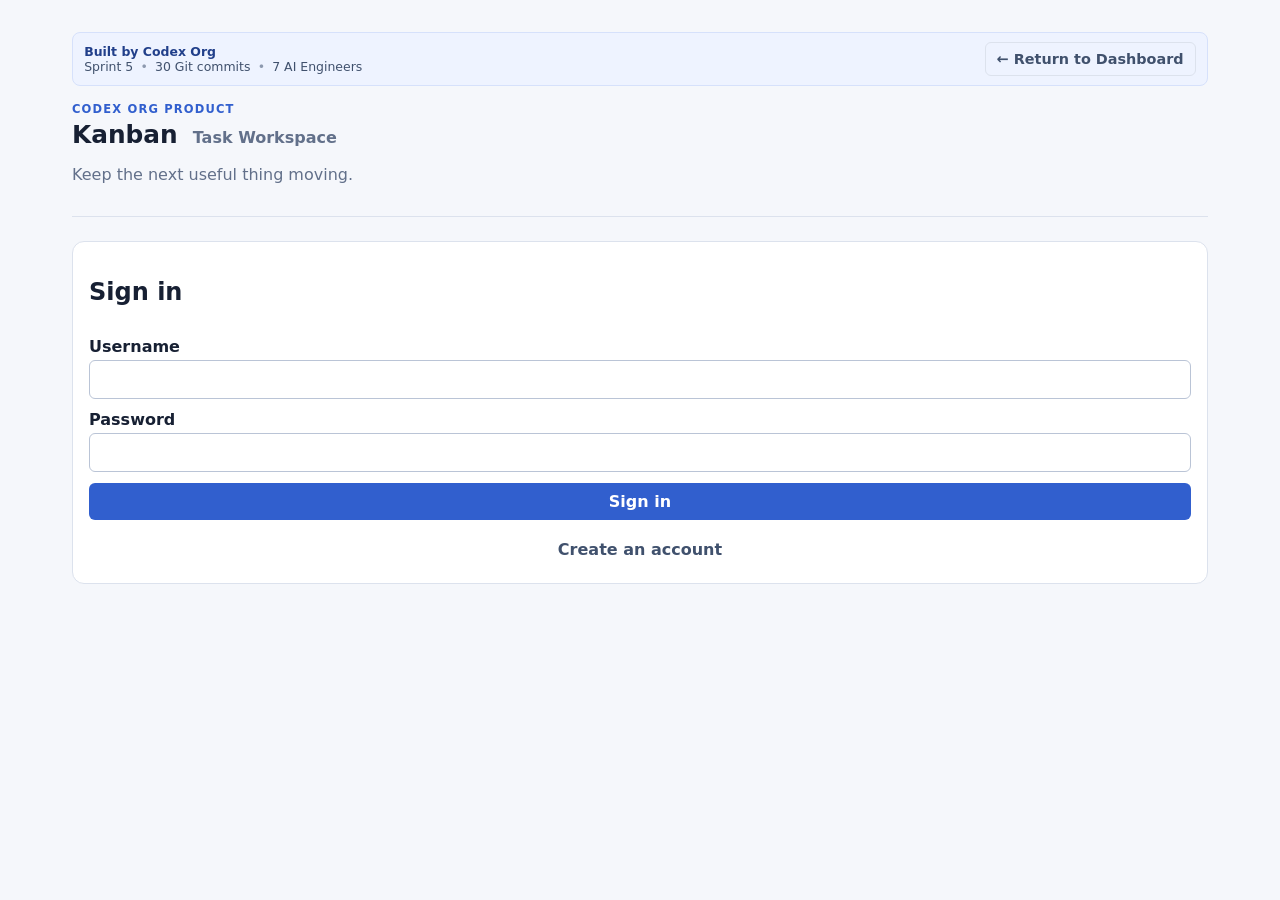
<file: static/index.html>
<!doctype html>
<html lang="en">
<head>
  <meta charset="utf-8">
  <meta name="viewport" content="width=device-width, initial-scale=1">
  <title>Codex Org · Kanban</title>
  <style>
    :root { font-family: system-ui, sans-serif; color: #172033; background: #f5f7fb; }
    * { box-sizing: border-box; } body { margin: 0; } button, input, textarea, select { font: inherit; }
    main { max-width: 1200px; margin: auto; padding: 2rem; } h1 { margin: 0; } .subtitle { color: #62708a; }
    .org-banner { display: flex; justify-content: space-between; align-items: center; gap: .8rem; background: #eef3ff; border: 1px solid #d6e1fb; border-radius: 8px; color: #40516d; font-size: .78rem; padding: .55rem .7rem; margin-bottom: 1rem; } .org-banner strong { color: #213f8a; } .org-stats { display: flex; gap: .45rem; flex-wrap: wrap; } .org-stats span + span::before { content: '•'; color: #8d99af; margin-right: .45rem; } .product-header { display: flex; justify-content: space-between; align-items: flex-start; gap: 1rem; border-bottom: 1px solid #dce2ed; padding-bottom: 1rem; } .product-kicker { color: #315fce; font-size: .72rem; font-weight: 750; letter-spacing: .1em; text-transform: uppercase; margin: 0 0 .3rem; } .product-name { font-size: 1.55rem; } .product-name span { color: #62708a; font-size: 1rem; font-weight: 600; margin-left: .4rem; } .back-link { color: #40516d; text-decoration: none; border: 1px solid #dce2ed; border-radius: 6px; padding: .5rem .7rem; font-size: .9rem; font-weight: 650; white-space: nowrap; } .back-link:hover { border-color: #315fce; color: #315fce; }
    form, .column { background: white; border: 1px solid #dce2ed; border-radius: 12px; padding: 1rem; }
    form { display: grid; gap: .7rem; margin: 1.5rem 0; } label { display: grid; gap: .25rem; font-weight: 600; }
    .filters { grid-template-columns: minmax(12rem, 2fr) repeat(2, minmax(9rem, 1fr)) auto auto; align-items: end; }
    input, textarea, select { border: 1px solid #bac4d6; border-radius: 6px; padding: .55rem; }
    button { cursor: pointer; border: 0; border-radius: 6px; padding: .55rem .8rem; background: #315fce; color: white; font-weight: 650; }
    button.secondary { background: transparent; color: #40516d; } button.danger { background: #b42341; }
    .board { display: grid; grid-template-columns: repeat(3, 1fr); gap: 1rem; } .column { min-height: 250px; background: #edf1f7; }
    .column header, .card footer, .dialog-actions { display: flex; justify-content: space-between; align-items: center; gap: .5rem; }
    .column h2 { margin: 0; font-size: 1rem; } .count { color: #516078; } .tasks { display: grid; gap: .65rem; margin-top: .8rem; }
    .card { background: white; border: 1px solid #dbe1ec; border-radius: 8px; padding: .75rem; } .card h3 { margin: 0 0 .35rem; }
    .card[draggable="true"] { cursor: grab; } .card.dragging { opacity: .45; } .column.drop-target { outline: 2px dashed #315fce; outline-offset: 2px; background: #e2ebff; }
    .card footer { margin-top: .7rem; } .card select { min-width: 0; }
    .empty { color: #748198; text-align: center; } .notice { padding: .75rem; background: #feecee; color: #9c1731; border-radius: 6px; }
    .account { display: flex; justify-content: flex-end; align-items: center; gap: .7rem; margin-top: -2.5rem; }
    dialog { width: min(94vw, 550px); border: 0; border-radius: 12px; padding: 1.2rem; } dialog::backdrop { background: #17203388; }
    @media (max-width: 720px) { main { padding: 1rem; } .org-banner, .product-header { align-items: stretch; flex-direction: column; } .back-link { align-self: flex-start; } .board, .filters { grid-template-columns: 1fr; } }
  </style>
</head>
<body>
  <main>
    <div class="org-banner">
      <div><strong>Built by Codex Org</strong> <span class="org-stats"><span>Sprint 5</span><span>30 Git commits</span><span>7 AI Engineers</span></span></div>
      <a class="back-link" href="../dashboard/">← Return to Dashboard</a>
    </div>
    <header class="product-header">
      <div><p class="product-kicker">Codex Org Product</p><h1 class="product-name">Kanban <span>Task Workspace</span></h1><p class="subtitle">Keep the next useful thing moving.</p></div>
    </header>
    <p id="notice" class="notice" role="status" hidden></p>
    <section id="auth-panel" aria-labelledby="auth-heading"><form id="auth-form"><h2 id="auth-heading">Sign in</h2>
      <label>Username<input id="username" minlength="3" maxlength="64" required autocomplete="username"></label>
      <label>Password<input id="password" type="password" minlength="8" maxlength="256" required autocomplete="current-password"></label>
      <button id="auth-submit">Sign in</button><button id="auth-toggle" class="secondary" type="button">Create an account</button></form></section>
    <section id="app" hidden>
      <div class="account"><span id="current-user">Signed in</span><button id="sign-out" class="secondary" type="button">Sign out</button></div>
      <form id="create-form"><label>Title<input id="new-title" maxlength="200" required placeholder="What needs to happen?"></label>
        <button>Add to Todo</button></form>
      <form id="filter-form" class="filters" aria-label="Find tasks">
        <label>Search<input id="task-query" maxlength="100" type="search" placeholder="Search titles"></label>
        <label>Status<select id="status-filter"><option value="">All statuses</option><option value="todo">Todo</option><option value="in_progress">In Progress</option><option value="done">Done</option></select></label>
        <label>Sort<select id="sort-order"><option value="created_desc">Newest first</option><option value="created_asc">Oldest first</option><option value="title_asc">Title A–Z</option><option value="title_desc">Title Z–A</option></select></label>
        <button type="submit">Apply</button><button id="clear-filters" class="secondary" type="button">Clear</button>
      </form>
      <section class="board" aria-label="Kanban board">
        <section class="column" data-status="todo"><header><h2>Todo</h2><span id="todo-count" class="count">0</span></header><div id="todo-tasks" class="tasks"></div></section>
        <section class="column" data-status="in_progress"><header><h2>In Progress</h2><span id="in_progress-count" class="count">0</span></header><div id="in_progress-tasks" class="tasks"></div></section>
        <section class="column" data-status="done"><header><h2>Done</h2><span id="done-count" class="count">0</span></header><div id="done-tasks" class="tasks"></div></section>
      </section>
    </section>
  </main>
  <dialog id="editor"><form id="edit-form"><label>Title<input id="edit-title" maxlength="200" required></label><div class="dialog-actions"><button class="secondary" type="button" id="cancel">Cancel</button><button>Save changes</button></div></form></dialog>
  <script src="config.js"></script>
  <script>
    const statuses = [["todo", "Todo"], ["in_progress", "In Progress"], ["done", "Done"]];
    const apiBase = String(globalThis.CODEX_ORG_API_BASE || "").replace(/\/+$/, "");
    const notice = document.querySelector("#notice"), editor = document.querySelector("#editor");
    const authPanel = document.querySelector("#auth-panel"), app = document.querySelector("#app");
    let tasks = [], editingId = null, dragTaskId = null, authMode = "login", token = sessionStorage.getItem("kanban-token");
    function alertUser(message) { notice.textContent = message; notice.hidden = !message; }
    function showAuth(message = "") { token = null; tasks = []; sessionStorage.removeItem("kanban-token"); authPanel.hidden = false; app.hidden = true; if (editor.open) editor.close(); alertUser(message); }
    function showApp(user) { authPanel.hidden = true; app.hidden = false; document.querySelector("#current-user").textContent = user ? `Signed in as ${user.username}` : "Signed in"; }
    async function api(path, options = {}) {
      const headers = { "Content-Type": "application/json", ...(options.headers || {}) };
      if (token) headers.Authorization = `Bearer ${token}`;
      const response = await fetch(`${apiBase}${path}`, { ...options, headers });
      if (!response.ok) {
        const body = await response.json().catch(() => ({}));
        const message = body.error || "Request failed.";
        if (response.status === 401) showAuth("Your session has ended. Please sign in again.");
        throw Error(response.status === 401 ? "Your session has ended. Please sign in again." : message);
      }
      return response.status === 204 ? null : response.json();
    }
    function card(task) {
      const article = document.createElement("article"); article.className = "card"; article.draggable = true;
      article.ondragstart = event => { dragTaskId = task.id; event.dataTransfer.effectAllowed = "move"; event.dataTransfer.setData("text/plain", String(task.id)); article.classList.add("dragging"); };
      article.ondragend = () => { dragTaskId = null; document.querySelectorAll(".drop-target").forEach(column => column.classList.remove("drop-target")); article.classList.remove("dragging"); };
      const title = document.createElement("h3"); title.textContent = task.title; article.append(title);
      const footer = document.createElement("footer"), select = document.createElement("select");
      statuses.forEach(([key, label]) => { const option = new Option(label, key, false, key === task.status); select.add(option); });
      select.onchange = () => mutate(task.id, { status: select.value });
      const edit = document.createElement("button"); edit.className = "secondary"; edit.textContent = "Edit"; edit.onclick = () => openEditor(task);
      const remove = document.createElement("button"); remove.className = "danger"; remove.textContent = "Delete"; remove.onclick = () => removeTask(task);
      footer.append(select, edit, remove); article.append(footer); return article;
    }
    function render() {
      statuses.forEach(([key, label]) => { const column = document.querySelector(`#${key}-tasks`), items = tasks.filter(task => task.status === key); column.replaceChildren(...(items.length ? items.map(card) : [Object.assign(document.createElement("p"), { className: "empty", textContent: `No tasks ${label.toLowerCase()}.` })])); document.querySelector(`#${key}-count`).textContent = items.length; });
    }
    function taskQuery() { const params = new URLSearchParams(), search = document.querySelector("#task-query").value.trim(), status = document.querySelector("#status-filter").value, sort = document.querySelector("#sort-order").value; if (search) params.set("q", search); if (status) params.set("status", status); if (sort !== "created_desc") params.set("sort", sort); const query = params.toString(); return query ? `?${query}` : ""; }
    async function reload() { if (!token) return showAuth(); try { alertUser(""); tasks = await api(`/api/tasks${taskQuery()}`); render(); } catch (error) { alertUser(error.message); } }
    async function mutate(id, fields) { try { await api(`/api/tasks/${id}`, { method: "PATCH", body: JSON.stringify(fields) }); await reload(); return true; } catch (error) { alertUser(error.message); return false; } }
    async function optimisticMove(id, status) { const index = tasks.findIndex(task => task.id === id); if (index < 0 || tasks[index].status === status) return; const previousTasks = tasks.map(task => ({ ...task })); tasks[index] = { ...tasks[index], status }; render(); try { const updated = await api(`/api/tasks/${id}`, { method: "PATCH", body: JSON.stringify({ status }) }); tasks = tasks.map(task => task.id === id ? updated : task); render(); } catch (error) { if (!token) return; tasks = previousTasks; render(); alertUser(error.message); } }
    function openEditor(task) { editingId = task.id; document.querySelector("#edit-title").value = task.title; editor.showModal(); }
    async function removeTask(task) { if (!confirm(`Delete “${task.title}”?`)) return; try { await api(`/api/tasks/${task.id}`, { method: "DELETE" }); await reload(); } catch (error) { alertUser(error.message); } }
    function setAuthMode(mode) { authMode = mode; const register = mode === "register"; document.querySelector("#auth-heading").textContent = register ? "Create account" : "Sign in"; document.querySelector("#auth-submit").textContent = register ? "Register" : "Sign in"; document.querySelector("#auth-toggle").textContent = register ? "I already have an account" : "Create an account"; document.querySelector("#password").autocomplete = register ? "new-password" : "current-password"; alertUser(""); }
    document.querySelector("#auth-form").onsubmit = async event => { event.preventDefault(); const username = document.querySelector("#username").value.trim(), password = document.querySelector("#password").value; try { const result = await api(`/api/auth/${authMode}`, { method: "POST", body: JSON.stringify({ username, password }) }); token = result.token; sessionStorage.setItem("kanban-token", token); event.target.reset(); showApp(result.user); await reload(); } catch (error) { alertUser(error.message); } };
    document.querySelector("#auth-toggle").onclick = () => setAuthMode(authMode === "login" ? "register" : "login");
    document.querySelector("#sign-out").onclick = () => showAuth("You have signed out.");
    document.querySelector("#create-form").onsubmit = async event => { event.preventDefault(); const title = document.querySelector("#new-title").value.trim(); if (!title) return alertUser("A task title is required."); try { await api("/api/tasks", { method: "POST", body: JSON.stringify({ title }) }); event.target.reset(); await reload(); } catch (error) { alertUser(error.message); } };
    document.querySelector("#filter-form").onsubmit = event => { event.preventDefault(); reload(); };
    document.querySelector("#status-filter").onchange = reload;
    document.querySelector("#sort-order").onchange = reload;
    document.querySelector("#clear-filters").onclick = () => { document.querySelector("#filter-form").reset(); reload(); };
    document.querySelectorAll(".column[data-status]").forEach(column => { column.ondragover = event => { if (dragTaskId === null) return; event.preventDefault(); event.dataTransfer.dropEffect = "move"; column.classList.add("drop-target"); }; column.ondragleave = event => { if (!column.contains(event.relatedTarget)) column.classList.remove("drop-target"); }; column.ondrop = event => { event.preventDefault(); column.classList.remove("drop-target"); const id = dragTaskId; dragTaskId = null; if (id !== null) optimisticMove(id, column.dataset.status); }; });
    document.querySelector("#edit-form").onsubmit = async event => { event.preventDefault(); const title = document.querySelector("#edit-title").value.trim(); if (!title) return alertUser("A task title is required."); if (await mutate(editingId, { title })) editor.close(); };
    document.querySelector("#cancel").onclick = () => editor.close();
    if (token) { showApp(); reload(); } else showAuth();
  </script>
</body>
</html>
</file>
